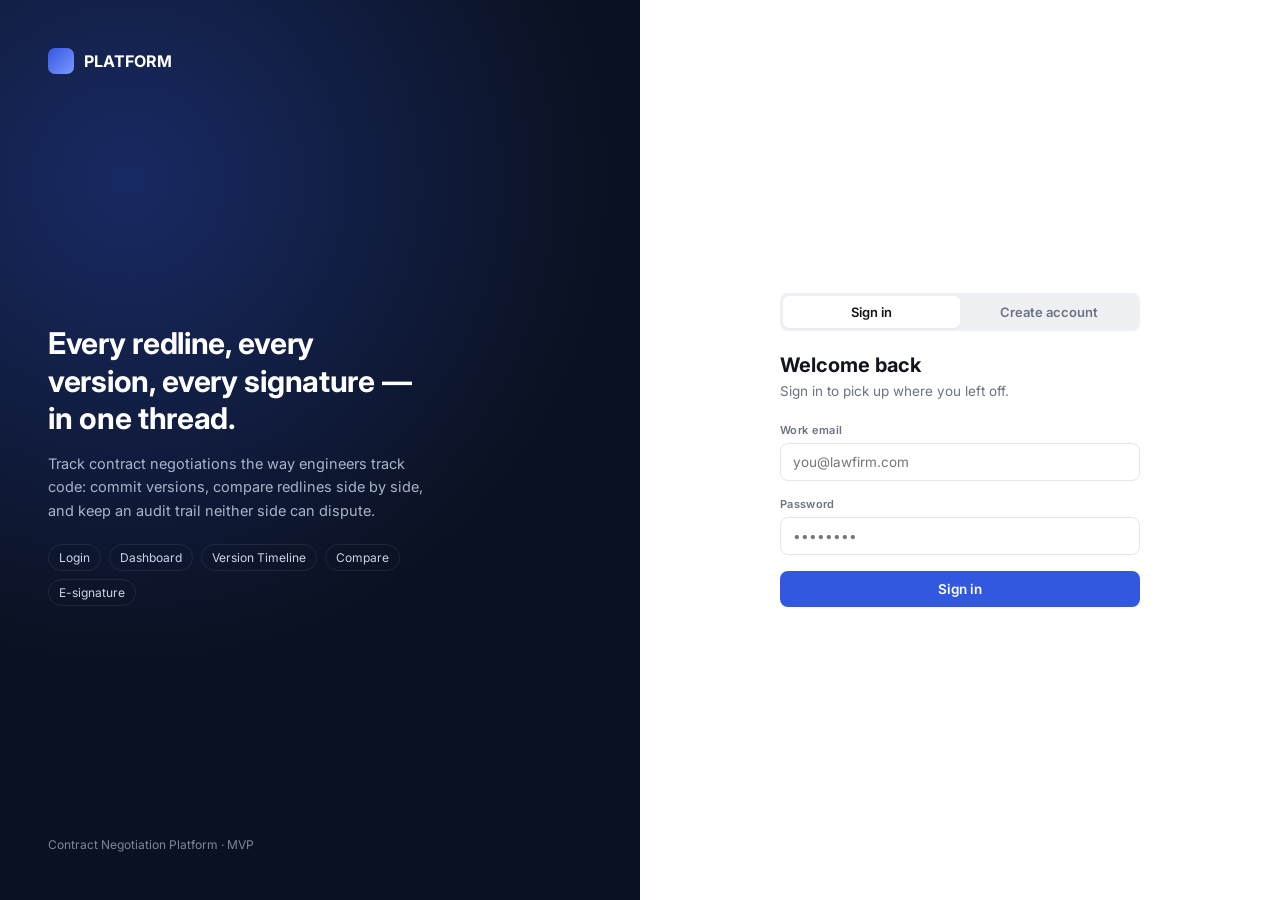
<file: front_end/index.html>
<!doctype html>
<html lang="en">
<head>
<meta charset="utf-8" />
<meta name="viewport" content="width=device-width, initial-scale=1" />
<title>Platform</title>
</head>
<body>
  <script src="config.js"></script>
  <script src="api.js"></script>
  <script>
    window.location.href = Auth.getToken() ? "dashboard.html" : "login.html";
  </script>
</body>
</html>
</file>
<file: front_end/styles.css>
/* ============================================================
   Design tokens — matches the product's existing Figma screens
   (dark navy nav rail, white workspace, blue primary action,
   quiet status pills). Kept in one place so every page stays
   consistent.
   ============================================================ */
:root {
  --navy-950: #0a1120;
  --navy-900: #0f1a30;
  --navy-800: #16233d;
  --navy-700: #202f4d;
  --navy-line: rgba(255, 255, 255, 0.08);

  --blue-600: #3358e0;
  --blue-700: #2947c4;
  --blue-100: #e6ecfe;
  --blue-800: #2c47ab;

  --gray-25: #fafbfc;
  --gray-50: #f5f6f8;
  --gray-100: #eef0f3;
  --gray-200: #e3e6eb;
  --gray-300: #cdd2db;
  --gray-400: #9aa3b2;
  --gray-500: #6b7383;
  --gray-600: #545c6b;
  --gray-700: #3a4150;
  --gray-900: #12151c;

  --green-100: #e2f6e9;
  --green-700: #1c8a4c;
  --red-100: #fdeaea;
  --red-700: #c0342a;

  --radius-sm: 6px;
  --radius: 10px;
  --radius-lg: 14px;

  --shadow-card: 0 1px 2px rgba(16, 24, 40, 0.04);
  --shadow-pop: 0 12px 32px rgba(10, 17, 32, 0.16);

  --font: "Inter", -apple-system, BlinkMacSystemFont, "Segoe UI", sans-serif;
}

* { box-sizing: border-box; }
html, body {
  margin: 0;
  padding: 0;
  height: 100%;
  font-family: var(--font);
  color: var(--gray-900);
  background: var(--gray-50);
  -webkit-font-smoothing: antialiased;
}
button { font-family: inherit; }
a { color: inherit; }
:focus-visible {
  outline: 2px solid var(--blue-600);
  outline-offset: 2px;
}

/* ---------------- App shell: sidebar + main ---------------- */
.app-shell {
  display: grid;
  grid-template-columns: 236px 1fr;
  min-height: 100vh;
}

.sidebar {
  background: var(--navy-950);
  color: #cbd3e1;
  display: flex;
  flex-direction: column;
  padding: 20px 14px;
  position: sticky;
  top: 0;
  height: 100vh;
}

.sidebar-logo {
  display: flex;
  align-items: center;
  gap: 8px;
  padding: 6px 8px 22px;
  font-weight: 700;
  letter-spacing: 0.2px;
  color: #fff;
  font-size: 14.5px;
}
.sidebar-logo .mark {
  width: 22px; height: 22px;
  border-radius: 6px;
  background: linear-gradient(135deg, var(--blue-600), #6d8bff);
  flex-shrink: 0;
}

.nav-group { margin-bottom: 18px; }
.nav-label {
  font-size: 11px;
  color: var(--gray-400);
  padding: 4px 10px;
  margin-top: 8px;
  font-weight: 600;
}
.nav-item {
  display: flex;
  align-items: center;
  gap: 10px;
  padding: 9px 10px;
  border-radius: var(--radius-sm);
  font-size: 13.5px;
  color: #b9c2d4;
  text-decoration: none;
  cursor: pointer;
  border: none;
  background: none;
  width: 100%;
  text-align: left;
}
.nav-item:hover { background: rgba(255, 255, 255, 0.05); color: #fff; }
.nav-item.active {
  background: var(--blue-600);
  color: #fff;
  font-weight: 600;
}
.nav-item .dot {
  width: 6px; height: 6px; border-radius: 50%;
  background: currentColor; opacity: 0.55; flex-shrink: 0;
}
.sidebar-spacer { flex: 1; }
.sidebar-user {
  border-top: 1px solid var(--navy-line);
  padding-top: 12px;
  display: flex;
  align-items: center;
  gap: 10px;
}
.avatar {
  width: 30px; height: 30px; border-radius: 50%;
  background: var(--gray-400);
  color: #fff;
  display: flex; align-items: center; justify-content: center;
  font-size: 12px; font-weight: 700;
  flex-shrink: 0;
}
.sidebar-user .who { min-width: 0; }
.sidebar-user .name { font-size: 13px; color: #fff; font-weight: 600; overflow: hidden; text-overflow: ellipsis; white-space: nowrap; }
.sidebar-user .signout { font-size: 11.5px; color: var(--gray-400); background: none; border: none; padding: 0; cursor: pointer; }
.sidebar-user .signout:hover { color: #fff; }

/* ---------------- Top bar ---------------- */
.topbar {
  height: 64px;
  border-bottom: 1px solid var(--gray-200);
  background: #fff;
  display: flex;
  align-items: center;
  gap: 16px;
  padding: 0 24px;
  position: sticky;
  top: 0;
  z-index: 5;
}
.search-input {
  flex: 1;
  max-width: 420px;
  padding: 9px 14px;
  border: 1px solid var(--gray-200);
  border-radius: 8px;
  background: var(--gray-50);
  font-size: 13.5px;
}
.search-input:focus { background: #fff; }
.topbar-spacer { flex: 1; }
.icon-btn {
  width: 34px; height: 34px;
  border-radius: 50%;
  border: 1px solid var(--gray-200);
  background: #fff;
  display: flex; align-items: center; justify-content: center;
  cursor: pointer;
  color: var(--gray-600);
}

/* ---------------- Buttons ---------------- */
.btn {
  display: inline-flex;
  align-items: center;
  justify-content: center;
  gap: 6px;
  font-size: 13.5px;
  font-weight: 600;
  padding: 9px 16px;
  border-radius: 8px;
  border: 1px solid transparent;
  cursor: pointer;
  white-space: nowrap;
  transition: background 0.12s ease, border-color 0.12s ease;
}
.btn-primary { background: var(--blue-600); color: #fff; }
.btn-primary:hover { background: var(--blue-700); }
.btn-primary:disabled { background: var(--gray-300); cursor: not-allowed; }
.btn-secondary { background: #fff; color: var(--gray-700); border-color: var(--gray-300); }
.btn-secondary:hover { border-color: var(--gray-400); }
.btn-ghost { background: none; color: var(--gray-600); border-color: transparent; }
.btn-ghost:hover { background: var(--gray-100); }
.btn-danger-text { background: none; color: var(--red-700); border: none; }
.btn-sm { padding: 6px 11px; font-size: 12.5px; }
.btn-block { width: 100%; }

/* ---------------- Main content ---------------- */
.main {
  padding: 28px 32px 60px;
  max-width: 1180px;
}
.page-header { margin-bottom: 20px; }
.breadcrumb {
  font-size: 12.5px;
  color: var(--gray-500);
  margin-bottom: 6px;
}
.breadcrumb a { text-decoration: none; color: var(--gray-500); }
.breadcrumb a:hover { color: var(--gray-700); }
h1.page-title {
  font-size: 22px;
  font-weight: 700;
  margin: 0 0 4px;
  letter-spacing: -0.2px;
}
.page-subtitle {
  font-size: 13.5px;
  color: var(--gray-500);
  margin: 0;
}
.header-row {
  display: flex;
  align-items: flex-start;
  justify-content: space-between;
  gap: 16px;
  flex-wrap: wrap;
}
.header-actions { display: flex; gap: 8px; flex-shrink: 0; }

/* ---------------- Tabs / pills ---------------- */
.tabbar { display: flex; gap: 8px; margin: 18px 0; }
.tab {
  padding: 7px 14px;
  border-radius: 999px;
  border: 1px solid var(--gray-200);
  background: #fff;
  font-size: 13px;
  font-weight: 600;
  color: var(--gray-600);
  cursor: pointer;
}
.tab.active { background: var(--navy-950); color: #fff; border-color: var(--navy-950); }

.status-pill {
  display: inline-flex;
  align-items: center;
  padding: 3px 10px;
  border-radius: 999px;
  font-size: 12px;
  font-weight: 600;
  white-space: nowrap;
}
.status-your-turn { background: var(--blue-100); color: var(--blue-800); }
.status-awaiting { background: var(--gray-100); color: var(--gray-600); }
.status-signed, .status-executed { background: var(--green-100); color: var(--green-700); }
.status-archived { background: var(--gray-100); color: var(--gray-500); }

/* ---------------- Table ---------------- */
.card {
  background: #fff;
  border: 1px solid var(--gray-200);
  border-radius: var(--radius-lg);
  box-shadow: var(--shadow-card);
}
table.matters-table { width: 100%; border-collapse: collapse; }
.matters-table th {
  text-align: left;
  font-size: 11px;
  letter-spacing: 0.03em;
  color: var(--gray-400);
  font-weight: 600;
  padding: 12px 16px;
  border-bottom: 1px solid var(--gray-100);
}
.matters-table td {
  padding: 14px 16px;
  border-bottom: 1px solid var(--gray-100);
  font-size: 13.5px;
  vertical-align: middle;
}
.matters-table tr:last-child td { border-bottom: none; }
.matters-table tr.row-link { cursor: pointer; }
.matters-table tr.row-link:hover { background: var(--gray-25); }
.matter-cell .title { font-weight: 600; color: var(--gray-900); }
.matter-cell .meta { font-size: 12px; color: var(--gray-500); margin-top: 2px; }
.star-btn { background: none; border: none; cursor: pointer; color: var(--gray-300); font-size: 15px; padding: 0 8px 0 0; }
.star-btn.starred { color: #f5a623; }
.counterparty-cell { display: flex; align-items: center; gap: 8px; }
.kebab-btn { background: none; border: none; color: var(--gray-400); cursor: pointer; font-size: 16px; padding: 4px 6px; }
.empty-state {
  text-align: center;
  padding: 64px 20px;
  color: var(--gray-500);
}
.empty-state h3 { color: var(--gray-800); margin-bottom: 6px; }

/* ---------------- Modal ---------------- */
.modal-backdrop {
  position: fixed; inset: 0;
  background: rgba(10, 17, 32, 0.45);
  display: flex; align-items: center; justify-content: center;
  z-index: 50;
  padding: 20px;
}
.modal {
  background: #fff;
  border-radius: var(--radius-lg);
  width: 100%;
  max-width: 460px;
  box-shadow: var(--shadow-pop);
  padding: 24px;
}
.modal h2 { margin: 0 0 4px; font-size: 17px; }
.modal .sub { font-size: 13px; color: var(--gray-500); margin: 0 0 18px; }
.modal-actions { display: flex; justify-content: flex-end; gap: 8px; margin-top: 20px; }

/* ---------------- Forms ---------------- */
.field { margin-bottom: 16px; }
.field label {
  display: block;
  font-size: 11px;
  font-weight: 600;
  letter-spacing: 0.03em;
  color: var(--gray-500);
  margin-bottom: 6px;
}
.field input[type="text"],
.field input[type="email"],
.field input[type="password"],
.field select,
.field textarea {
  width: 100%;
  padding: 10px 12px;
  border: 1px solid var(--gray-200);
  border-radius: 8px;
  font-size: 13.5px;
  background: #fff;
  font-family: inherit;
}
.field textarea { resize: vertical; min-height: 76px; }
.field input:focus, .field select:focus, .field textarea:focus { border-color: var(--blue-600); }
.field .hint { font-size: 11.5px; color: var(--gray-400); margin-top: 5px; }
.error-text { color: var(--red-700); font-size: 12.5px; margin-top: 8px; }

/* toggle switch */
.toggle-row { display: flex; align-items: flex-start; justify-content: space-between; gap: 16px; }
.toggle-copy .t-title { font-size: 13.5px; font-weight: 600; margin-bottom: 2px; }
.toggle-copy .t-sub { font-size: 12.5px; color: var(--gray-500); }
.switch { position: relative; width: 40px; height: 22px; flex-shrink: 0; }
.switch input { opacity: 0; width: 0; height: 0; }
.slider {
  position: absolute; cursor: pointer; inset: 0;
  background: var(--gray-300); border-radius: 999px; transition: 0.15s;
}
.slider::before {
  content: ""; position: absolute; width: 16px; height: 16px;
  left: 3px; top: 3px; background: #fff; border-radius: 50%; transition: 0.15s;
}
.switch input:checked + .slider { background: var(--blue-600); }
.switch input:checked + .slider::before { transform: translateX(18px); }

/* ---------------- Version timeline ---------------- */
.banner {
  display: flex; align-items: center; gap: 10px;
  background: var(--blue-100);
  color: var(--blue-800);
  padding: 12px 16px;
  border-radius: var(--radius);
  font-size: 13px;
  margin-bottom: 20px;
}
.banner .dot-live { width: 7px; height: 7px; border-radius: 50%; background: var(--blue-600); flex-shrink: 0; }
.matter-body { display: grid; grid-template-columns: 1fr 300px; gap: 20px; align-items: start; }

.timeline { position: relative; }
.timeline-rail {
  position: absolute; left: 11px; top: 10px; bottom: 10px;
  width: 2px; background: var(--gray-200);
}
.version-row { display: flex; gap: 14px; margin-bottom: 16px; position: relative; }
.version-dot {
  width: 24px; height: 24px; border-radius: 50%;
  background: #fff; border: 2px solid var(--blue-600);
  flex-shrink: 0; margin-top: 6px; z-index: 1;
  display: flex; align-items: center; justify-content: center;
}
.version-dot::after { content: ""; width: 8px; height: 8px; border-radius: 50%; background: var(--blue-600); }
.version-row.is-old .version-dot { border-color: var(--gray-300); }
.version-row.is-old .version-dot::after { background: var(--gray-300); }
.version-card {
  flex: 1;
  background: #fff;
  border: 1px solid var(--gray-200);
  border-radius: var(--radius);
  padding: 14px 16px;
}
.version-card-head { display: flex; justify-content: space-between; align-items: flex-start; gap: 10px; margin-bottom: 6px; }
.version-card-head .v-title { font-weight: 700; font-size: 13.5px; }
.version-card-head .v-meta { font-size: 12px; color: var(--gray-500); margin-top: 2px; }
.you-pill { background: var(--navy-950); color: #fff; font-size: 11px; font-weight: 600; padding: 2px 9px; border-radius: 999px; }
.commit-msg { font-size: 13px; color: var(--gray-700); font-style: italic; margin: 8px 0 12px; }
.version-actions { display: flex; gap: 8px; flex-wrap: wrap; }
.select-check { margin-top: 9px; }

.side-panel-card {
  background: #fff; border: 1px solid var(--gray-200); border-radius: var(--radius);
  padding: 16px; margin-bottom: 16px;
}
.side-panel-card h4 { margin: 0 0 12px; font-size: 12px; letter-spacing: 0.03em; color: var(--gray-400); font-weight: 700; }
.party-row { display: flex; align-items: center; gap: 8px; padding: 6px 0; font-size: 13px; }
.party-row .side-tag { margin-left: auto; font-size: 11px; color: var(--gray-500); }
.comment-item { padding: 10px 0; border-bottom: 1px solid var(--gray-100); }
.comment-item:last-child { border-bottom: none; }
.comment-item .c-head { font-size: 12.5px; font-weight: 600; margin-bottom: 3px; }
.comment-item .c-head span { font-weight: 400; color: var(--gray-400); }
.comment-item .c-body { font-size: 13px; color: var(--gray-700); line-height: 1.45; }
.comment-form { display: flex; gap: 8px; margin-top: 10px; }
.comment-form textarea { flex: 1; min-height: 46px; }

/* ---------------- Dropzone ---------------- */
.dropzone {
  border: 1.5px dashed var(--gray-300);
  border-radius: var(--radius);
  background: var(--gray-25);
  padding: 34px 20px;
  text-align: center;
  cursor: pointer;
}
.dropzone.dragover { border-color: var(--blue-600); background: var(--blue-100); }
.dropzone .dz-icon {
  width: 34px; height: 34px; margin: 0 auto 10px;
  border-radius: 8px; background: var(--gray-200);
}
.dropzone .dz-text { font-size: 13.5px; color: var(--gray-600); }
.dropzone .dz-text a { color: var(--blue-700); text-decoration: underline; cursor: pointer; }
.dropzone .dz-sub { font-size: 12px; color: var(--gray-400); margin-top: 4px; }
.dropzone.has-file { border-style: solid; border-color: var(--green-700); background: var(--green-100); }
.file-chip { font-size: 13px; font-weight: 600; color: var(--green-700); }

.branch-box {
  display: flex; align-items: center; gap: 10px;
  background: var(--gray-50); border: 1px solid var(--gray-200); border-radius: 8px;
  padding: 10px 12px; font-size: 13px; color: var(--gray-700);
}
.branch-box .doc-ic { width: 16px; height: 16px; background: var(--gray-400); border-radius: 3px; flex-shrink: 0; }

/* ---------------- Compare page ---------------- */
.compare-select-row { display: grid; grid-template-columns: 1fr 32px 1fr; align-items: end; gap: 12px; margin-bottom: 20px; }
.compare-arrow { text-align: center; color: var(--gray-400); padding-bottom: 10px; font-size: 16px; }
.compare-panels { display: grid; grid-template-columns: 1fr 1fr; gap: 16px; margin-bottom: 20px; }
.compare-panel { background: #fff; border: 1px solid var(--gray-200); border-radius: var(--radius); padding: 16px; }
.compare-panel .panel-label { font-size: 11px; font-weight: 700; letter-spacing: 0.03em; color: var(--gray-400); margin-bottom: 10px; }
.diff-para { font-size: 13.5px; line-height: 1.7; margin-bottom: 10px; }
.diff-para .p-idx { font-size: 11px; color: var(--gray-400); display: block; margin-bottom: 3px; }
del.diff-del, span.diff-del { background: var(--red-100); color: var(--red-700); text-decoration: line-through; padding: 1px 3px; border-radius: 3px; }
ins.diff-ins, span.diff-ins { background: var(--green-100); color: var(--green-700); text-decoration: none; padding: 1px 3px; border-radius: 3px; }
.bottom-cards { display: grid; grid-template-columns: 1fr 1fr; gap: 16px; }
.bottom-cards .card-inner { padding: 18px; }
.bottom-cards h3 { font-size: 14px; margin: 0 0 4px; }
.bottom-cards p { font-size: 12.5px; color: var(--gray-500); margin: 0 0 14px; }
.stepper { display: flex; align-items: center; margin: 6px 0 14px; }
.step { display: flex; flex-direction: column; align-items: center; flex: 1; position: relative; }
.step .s-dot {
  width: 22px; height: 22px; border-radius: 50%;
  background: var(--gray-200); color: var(--gray-500);
  display: flex; align-items: center; justify-content: center;
  font-size: 11px; font-weight: 700; z-index: 1;
}
.step.done .s-dot { background: var(--blue-600); color: #fff; }
.step .s-label { font-size: 10.5px; color: var(--gray-500); margin-top: 6px; }
.step:not(:last-child)::after {
  content: ""; position: absolute; top: 11px; left: 50%; width: 100%; height: 2px;
  background: var(--gray-200); z-index: 0;
}
.step.done:not(:last-child)::after { background: var(--blue-600); }
.signer-row { display: flex; align-items: center; gap: 8px; padding: 8px 0; border-top: 1px solid var(--gray-100); font-size: 13px; }
.signer-row .status-pill { margin-left: auto; }
.card-inner-actions { display: flex; gap: 8px; margin-top: 14px; }

/* ---------------- Login ---------------- */
.login-shell { display: grid; grid-template-columns: 1fr 1fr; min-height: 100vh; }
.login-brand {
  background: var(--navy-950);
  color: #fff;
  padding: 48px;
  display: flex;
  flex-direction: column;
  justify-content: space-between;
  background-image: radial-gradient(circle at 20% 20%, rgba(51,88,224,0.35), transparent 55%);
}
.login-brand .mark-row { display: flex; align-items: center; gap: 10px; font-weight: 700; }
.login-brand .mark { width: 26px; height: 26px; border-radius: 7px; background: linear-gradient(135deg, var(--blue-600), #7d97ff); }
.login-brand .pitch { max-width: 380px; }
.login-brand .pitch h1 { font-size: 30px; line-height: 1.25; letter-spacing: -0.3px; margin-bottom: 14px; }
.login-brand .pitch p { color: #aab4c9; font-size: 14.5px; line-height: 1.6; }
.login-brand .flow { display: flex; flex-wrap: wrap; gap: 8px; margin-top: 22px; }
.login-brand .flow span {
  font-size: 12px; color: #cdd5e6; border: 1px solid var(--navy-line);
  padding: 5px 10px; border-radius: 999px;
}
.login-brand .foot { font-size: 12px; color: #7c869c; }
.login-form-side { display: flex; align-items: center; justify-content: center; padding: 40px; background: #fff; }
.login-form-wrap { width: 100%; max-width: 360px; }
.login-form-wrap h2 { font-size: 20px; margin: 0 0 6px; }
.login-form-wrap .sub { font-size: 13.5px; color: var(--gray-500); margin: 0 0 24px; }
.auth-toggle { display: flex; background: var(--gray-100); border-radius: 8px; padding: 3px; margin-bottom: 22px; }
.auth-toggle button {
  flex: 1; border: none; background: none; padding: 8px 0; border-radius: 6px;
  font-size: 13px; font-weight: 600; color: var(--gray-500); cursor: pointer;
}
.auth-toggle button.active { background: #fff; color: var(--gray-900); box-shadow: var(--shadow-card); }

/* ---------------- misc ---------------- */
.loading-row { padding: 40px; text-align: center; color: var(--gray-400); font-size: 13px; }
.checkbox-row { display: flex; align-items: center; gap: 8px; }
.muted { color: var(--gray-400); }
.mt-0 { margin-top: 0; }

@media (max-width: 920px) {
  .app-shell { grid-template-columns: 1fr; }
  .sidebar { display: none; }
  .matter-body { grid-template-columns: 1fr; }
  .compare-panels, .bottom-cards { grid-template-columns: 1fr; }
  .login-shell { grid-template-columns: 1fr; }
  .login-brand { display: none; }
}
</file>
